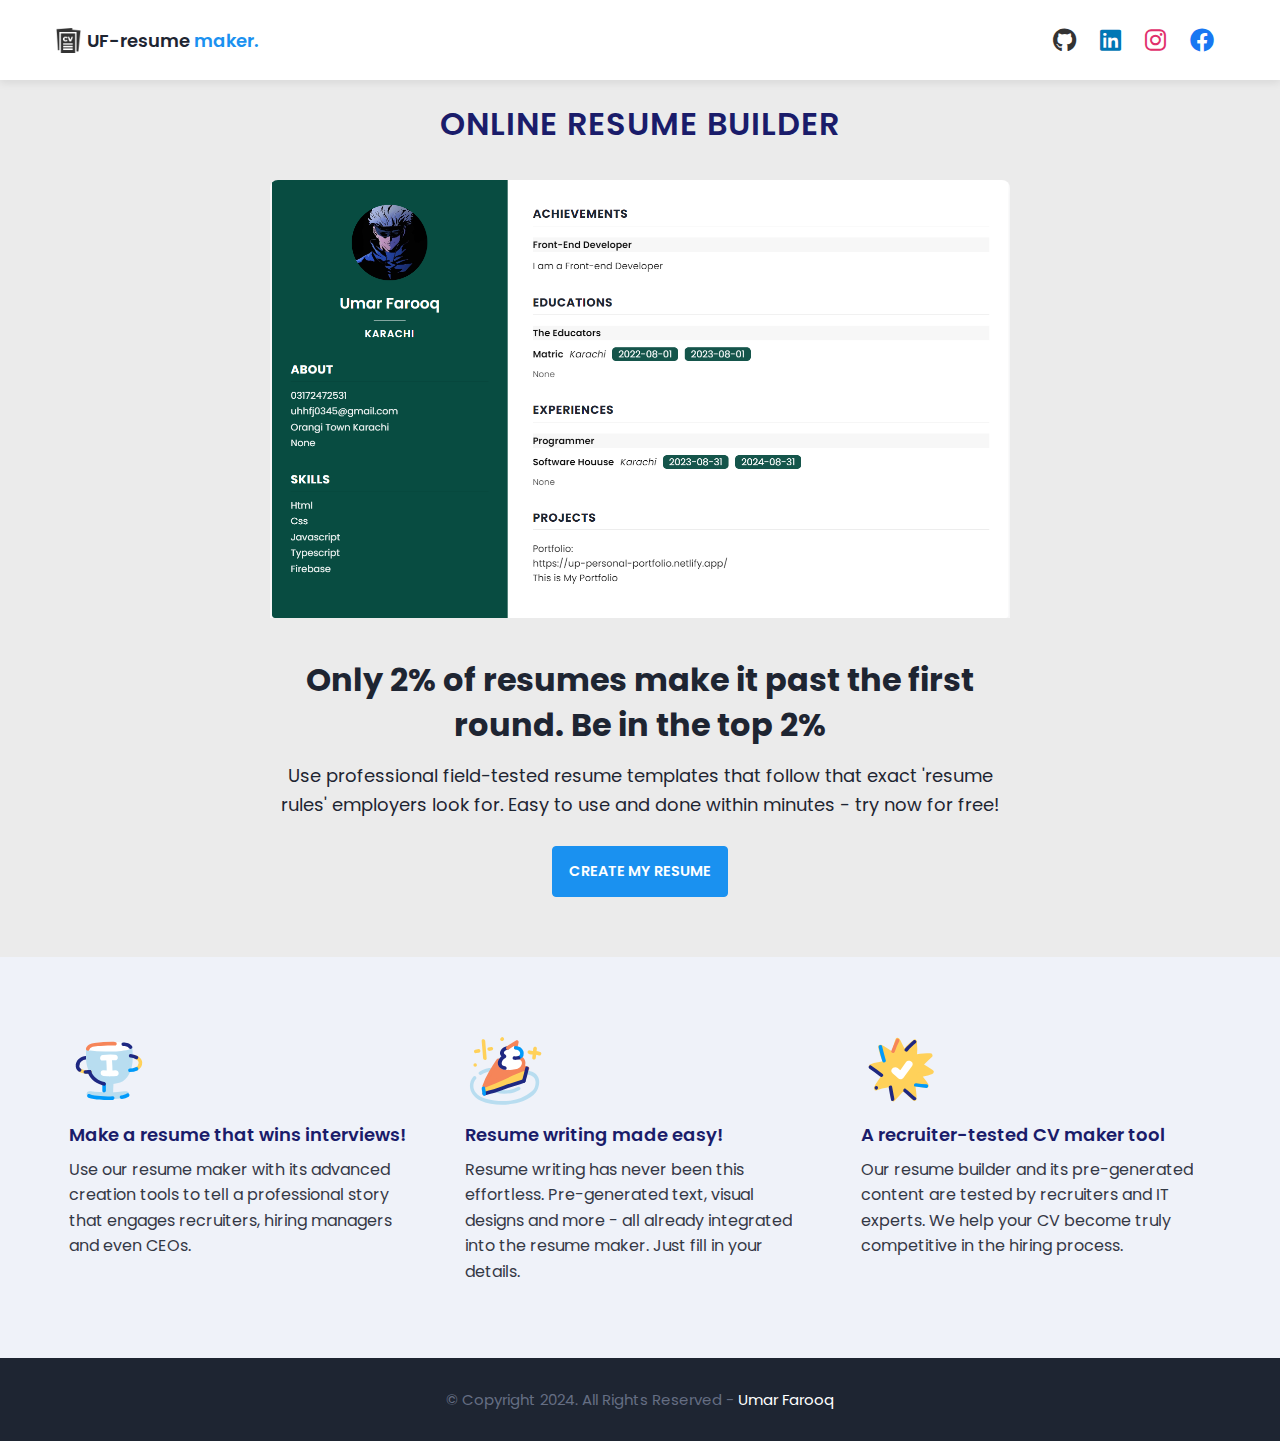
<file: index.html>
<!DOCTYPE html>
<html>

<head>
    <meta charset="utf-8">
    <meta http-equiv="X-UA-Compatible" content="IE=edge">
    <title>Resume Builder | Home </title>
    <meta name="description" content="">
    <meta name="viewport" content="width=device-width, initial-scale=1">
    <link rel="stylesheet" href="https://cdnjs.cloudflare.com/ajax/libs/font-awesome/6.0.0-beta3/css/all.min.css"> <!-- Font Awesome CDN -->
    <link rel="stylesheet" href="style.css">
    <link rel="stylesheet" href="utilities/basic.css">
    <link rel="stylesheet" href="utilities/navbar.css">
    <link rel="stylesheet" href="utilities/classes.css">
</head>

<body>
    <!-- Navbar -->
    <nav class="navbar bg-white">
        <div class="container">
            <div class="navbar-content">
                <div class="brand-and-toggler">
                    <!-- Navbar ka logo -->
                    <a href="index.html" class="navbar-brand">
                        <img src="assets/images/curriculum-vitae.png" alt="" class="navbar-brand-icon">
                        <span class="navbar-brand-text">UF-resume <span>maker.</span>
                    </a>
                    <!-- My Social Media Links Icons -->
                    <div class="icons">
                        <a href="https://github.com/umarprogrammer19" target="_blank" class="social-icon github"><i
                                class="fab fa-github"></i></a>
                        <a href="https://www.linkedin.com/in/umar-farooq-42a8702b5/" target="_blank"
                            class="social-icon linkedin"><i class="fab fa-linkedin"></i></a>
                        <a href="https://www.instagram.com/itx_umar_official01" target="_blank"
                            class="social-icon instagram"><i class="fab fa-instagram"></i></a>
                        <a href="https://www.facebook.com/profile.php?id=100082268683063" target="_blank"
                            class="social-icon facebook"><i class="fab fa-facebook"></i></a>
                    </div>
                </div>
            </div>
        </div>
    </nav>

    <!-- Navbar End / -->

    <!-- Hero Section -->
    <div class="container">
        <div class="content-one text-center">
            <h1 class="text-uppercase text-blue-dark fs-12 fw-6 ls-1" style="margin-top: 20px;">online resume
                builder</h1>
            <!-- My Resume Image -->
            <img src="./assets/images/Hero-Section-CV.png" alt="Screenshot">
            <h1 class="lg-title" style="margin-top: 40px;">Only 2% of resumes make it past the first round. Be in
                the top 2%</h1>
            <p class="text-dark fs-18">Use professional field-tested resume templates that follow that exact 'resume
                rules' employers look for. Easy to use and done within minutes - try now for free!</p>
            <a href="./assets/Resume/index.html" class="btn btn-primary text-uppercase">create my resume</a>
        </div>
    </div>
    <!-- Hero Section End / -->

    <!-- Hero Section 2 -->
    <div class="section-two bg-bright">
        <div class="container">
            <div class="section-two-content">
                <!-- This is Card 1 -->

                <div class="section-items">
                    <div class="section-item">
                        <div class="section-item-icon">
                            <img src="assets/images/Feature-1.svg" alt="Feature 1">
                        </div>
                        <h5 class="section-item-title">Make a resume that wins interviews!</h5>
                        <p class="text">Use our resume maker with its advanced creation tools to tell a professional
                            story that engages recruiters, hiring managers and even CEOs.</p>
                    </div>

                    <!-- This is Card 2 -->
                    <div class="section-item">
                        <div class="section-item-icon">
                            <img src="assets/images/Feature-2.svg" alt="Feature 2">
                        </div>
                        <h5 class="section-item-title">Resume writing made easy!</h5>
                        <p class="text">Resume writing has never been this effortless. Pre-generated text, visual
                            designs and more - all already integrated into the resume maker. Just fill in your details.
                        </p>
                    </div>

                    <!-- This is Card 3 -->
                    <div class="section-item">
                        <div class="section-item-icon">
                            <img src="assets/images/Feature-3.svg" alt="Feature 3">
                        </div>
                        <h5 class="section-item-title">A recruiter-tested CV maker tool</h5>
                        <p class="text">Our resume builder and its pre-generated content are tested by recruiters and IT
                            experts. We help your CV become truly competitive in the hiring process.</p>
                    </div>
                    <!-- // End Card 3 -->
                </div>
            </div>
        </div>
    </div>

    <!-- Hero Section 2 End / -->

    <!-- Footer -->
    <footer class="footer bg-dark">
        <div class="container">
            <div class="footer-content text-center">
                <p class="fs-15">&copy; Copyright 2024. All Rights Reserved - <span>Umar Farooq</span></p>
            </div>
        </div>
    </footer>
    <!-- Footer Ended / -->

</body>

</html>
</file>
<file: style.css>
/* Imported Css For Using Root Properties */
@import url(./utilities/classes.css);

/* Imported Font Families From Google Fonts Web */
@import url('https://fonts.googleapis.com/css2?family=Manrope:wght@200;300;400;500;600;700;800&family=Poppins:ital,wght@0,100;0,200;0,300;0,400;0,500;0,600;0,700;0,800;0,900;1,100;1,200;1,300;1,400;1,500;1,600;1,700;1,800;1,900&display=swap');

/* Hero Section Styling (Navbar alag Hai utilities mai usme reuse hone wale code h) */
.content-one {
    max-width: 740px;
    margin-right: auto;
    margin-left: auto;
    margin-bottom: 60px;
}

.content-one img {
    max-width: 760px;
    border-top-right-radius: 8px;
    border-top-left-radius: 8px;
    margin-top: 3.2rem;
}

.lg-title {
    margin: 1.4rem 0;
    line-height: 1.4;
    color: var(--clr-dark);
}

.content-one p {
    margin-bottom: 2.6rem;
    line-height: 1.6;
}

/* Section #1 */
.section-one {
    padding: 64px 0;
    min-height: 80vh;
    display: flex;
    align-items: center;
}

.section-one-l img {
    max-width: 545px;
    margin-right: auto;
    margin-left: auto;
}

.section-one-r {
    margin-top: 4rem;
}

.section-one .btn-group {
    margin-top: 2rem;
}

.section-one-r {
    max-width: 545px;
    margin-right: auto;
    margin-left: auto;
}

.section-one-r .btn-group {
    margin-top: 3rem;
}

/* Section #2 */
.section-two {
    padding: 64px 0;
}

.section-two .section-items {
    display: grid;
    gap: 2rem;
}

.section-two .section-item {
    max-width: 350px;
    text-align: center;
    margin-right: auto;
    margin-left: auto;
}

.section-two .section-item-icon {
    margin: 1rem 0;
}

.section-two .section-item-icon img {
    width: 80px;
    margin-right: auto;
    margin-left: auto;
}

.section-two .section-item-title {
    color: var(--clr-blue-dark);
    font-size: 1.8rem;
    font-weight: 600;
}

.section-two .text {
    margin: 0.9rem 0;
}

/* Footer */
.footer {
    padding: 3rem 0;
}

.footer-content p {
    color: var(--clr-grey);
}

.footer-content p span {
    color: var(--clr-white);
}

/* Trying To Make It Responsive */
@media screen and (min-width: 768px) {
    .section-two .section-items {
        grid-template-columns: repeat(2, 1fr);
    }
}

@media screen and (min-width: 992px) {
    .section-one-content {
        display: grid;
        grid-template-columns: repeat(2, 1fr);
        column-gap: 3rem;
    }

    .section-one-r {
        text-align: left;
    }

    .section-two .section-items {
        grid-template-columns: repeat(3, 1fr);
    }

    .section-two .section-item {
        text-align: left;
    }

    .section-two .section-item-icon img {
        margin-left: 0;
    }
}
</file>
<file: utilities/basic.css>
/* Universal Style */
* {
    padding: 0;
    margin: 0;
    box-sizing: border-box;
}

html {
    font-size: 10px;
}

/* For Body */
body {
    font-size: 1.6rem;
    font-family: var(--font-poppins);
    background-color: rgba(0, 0, 0, 0.08);
}

/* Default Button aisa hoga */
button {
    border: none;
    background-color: transparent;
    outline: 0;
    cursor: pointer;
    font-family: inherit;
}

/* Normal img */
img {
    width: 100%;
    display: block;
}

/* Link */
a {
    text-decoration: none;
}
</file>
<file: utilities/navbar.css>
.navbar {
    height: 80px;
    display: flex;
    align-items: center;
    box-shadow: rgba(0, 0, 0, 0.08) 0px 3px 8px;
}

.navbar .container {
    width: 100%;
}

/* Nav logo */
.navbar-brand {
    display: flex;
    align-items: center;
    justify-content: flex-start;
    font-size: 1.8rem;
}

.navbar-brand-text {
    color: var(--clr-dark);
    font-weight: 600;
}

.navbar-brand-text span {
    color: var(--clr-blue);
}

.navbar-brand-icon {
    width: 25px;
    margin-right: 6px;
    opacity: 0.8;
}

.brand-and-toggler {
    display: flex;
    align-items: center;
    justify-content: space-between;
}

/* Navbar Right icons */

.social-icon {
    font-size: 24px;
    margin: 0 10px;
    text-decoration: none;
}

.social-icon.github {
    color: #333;
}

.social-icon.linkedin {
    color: #0077b5;
}

.social-icon.instagram {
    color: #e1306c;
}

.social-icon.facebook {
    color: #1877f2;
}

.social-icon:hover {
    opacity: 0.8;
}

/* Icons Ka size small kardya 500 screen size pr because or of mobile screens */
@media (max-width: 500px) {
    .social-icon {
        font-size: 18px;
        margin: 0 5px;
    }
}
</file>
<file: utilities/classes.css>
/* Colors And Families Jo reuse horhi h */
:root {
    --clr-blue: #1A91F0;
    --clr-blue-mid: #1170CD;
    --clr-blue-dark: #1A1C6A;
    --clr-white: #fff;
    --clr-bright: #EFF2F9;
    --clr-dark: #1e2532;
    --clr-black: #000;
    --clr-grey: #656e83;
    --clr-green: #084C41;
    --clr-white: #fff;
    --clr-blue-mid: #007bff;
    --clr-blue-light: #e7f0ff;
    --clr-red: #ca0b00;
    --clr-gray-light: #f8f9fa;
    --clr-light-grey: #e9ecef;
    --clr-primary: #007bff;
    --clr-secondary: #f00;
    --clr-light: #ffffff;
    --font-poppins: 'Poppins', sans-serif;
    --font-manrope: 'Manrope', sans-serif;
    --transition: 0.3s ease;
}

/* Container */
.container {
    max-width: 1200px;
    margin: 0 auto;
    padding: 0 1.6rem;
}

/* Font Families */
.font-poppins {
    font-family: var(--font-poppins);
}

.font-manrope {
    font-family: var(--font-manrope);
}

/* Text Colors */
.text-blue {
    color: var(--clr-blue);
}

.text-blue-mid {
    color: var(--clr-blue-mid);
}

.text-blue-dark {
    color: var(--clr-blue-dark);
}

.text-bright {
    color: var(--clr-bright);
}

.text-dark {
    color: var(--clr-dark);
}

.text-grey {
    color: var(--clr-grey);
}

.text-white {
    color: var(--clr-white);
}

/* Background Colors */
.bg-blue {
    background-color: var(--clr-blue);
}

.bg-blue-mid {
    background-color: var(--clr-blue-mid);
}

.bg-blue-dark {
    background-color: var(--clr-blue-dark);
}

.bg-bright {
    background-color: var(--clr-bright);
}

.bg-dark {
    background-color: var(--clr-dark);
}

.bg-grey {
    background-color: var(--clr-grey);
}

.bg-white {
    background-color: var(--clr-white);
}

.bg-black {
    background-color: var(--clr-black);
}

.bg-green {
    background-color: var(--clr-green);
}

/* Text Aligns */
.text-center {
    text-align: center;
}

.text-left {
    text-align: left;
}

.text-right {
    text-align: right;
}

.text-uppercase {
    text-transform: uppercase;
}

.text-lowercase {
    text-transform: lowercase;
}

.text-capitalize {
    text-transform: capitalize;
}

.text {
    color: var(--clr-dark);
    opacity: 0.9;
    margin: 2rem 0;
    line-height: 1.6;
}

/* Font Weight */
.fw-2 {
    font-weight: 200;
}

.fw-3 {
    font-weight: 300;
}

.fw-4 {
    font-weight: 400;
}

.fw-5 {
    font-weight: 500;
}

.fw-6 {
    font-weight: 600;
}

.fw-7 {
    font-weight: 700;
}

.fw-8 {
    font-weight: 800;
}

/* Font Size */
.fs-13 {
    font-size: 13px;
}

.fs-14 {
    font-size: 14px;
}

.fs-15 {
    font-size: 15px;
}

.fs-16 {
    font-size: 16px;
}

.fs-17 {
    font-size: 17px;
}

.fs-18 {
    font-size: 18px;
}

.fs-19 {
    font-size: 19px;
}

.fs-20 {
    font-size: 20px;
}

.fs-21 {
    font-size: 21px;
}

.fs-22 {
    font-size: 22px;
}

.fs-23 {
    font-size: 23px;
}

.fs-24 {
    font-size: 24px;
}

.fs-25 {
    font-size: 25px;
}

/* Letter Spacing */
.ls-1 {
    letter-spacing: 1px;
}

.ls-2 {
    letter-spacing: 2px;
}

/* Buttons */
.btn {
    font-size: 14.5px;
    font-weight: 600;
    padding: 1.4rem 1.6rem;
    border-radius: 4px;
    display: inline-block;
}

.btn-primary {
    background-color: var(--clr-blue);
    color: var(--clr-white);
    border: 1px solid var(--clr-blue);
    transition: var(--transition);
}

.btn-primary:hover {
    background-color: transparent;
    color: var(--clr-dark);
    border-color: var(--clr-grey);
}

.btn-secondary {
    background-color: transparent;
    color: var(--clr-dark);
    border: 1px solid var(--clr-grey);
    transition: var(--transition);
}

.btn-secondary:hover {
    background-color: var(--clr-blue);
    color: var(--clr-white);
    border-color: var(--clr-blue);
}

.btn-group button:first-child,
.btn-group a:first-child {
    margin-right: 1rem !important;
}
</file>
